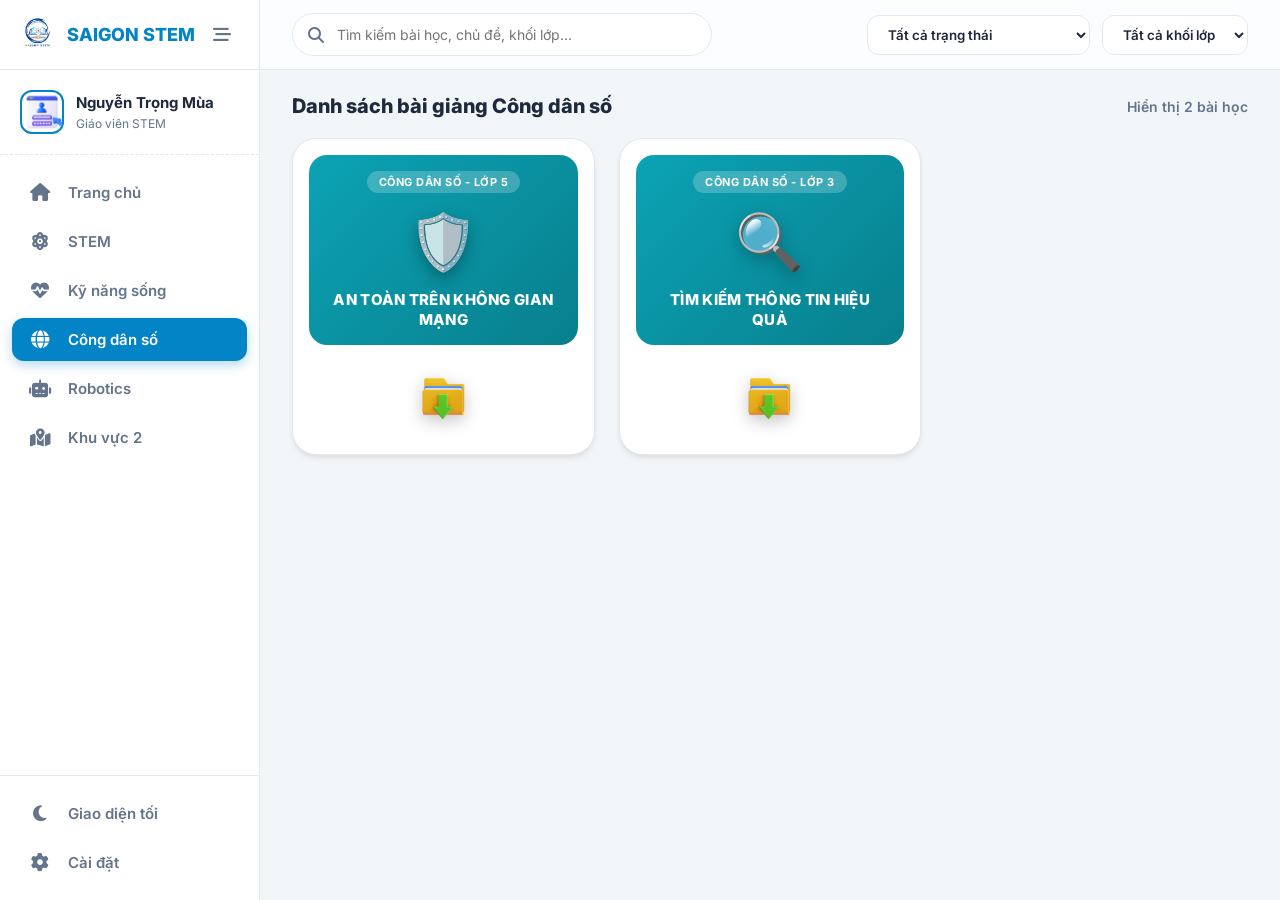
<file: Congdanso.html>
<!DOCTYPE html>
<html lang="vi">
<head>
    <meta charset="UTF-8">
    <meta name="viewport" content="width=device-width, initial-scale=1.0">
    <title>SAIGON STEM - Quản Lý Giáo Án 2.0</title>
    
    <link rel="preconnect" href="https://fonts.googleapis.com">
    <link rel="preconnect" href="https://fonts.gstatic.com" crossorigin>
    <link href="https://fonts.googleapis.com/css2?family=Inter:wght@400;500;600;700;800&display=swap" rel="stylesheet">
    <link rel="stylesheet" href="https://cdnjs.cloudflare.com/ajax/libs/font-awesome/6.4.0/css/all.min.css">
    
    <link rel="stylesheet" href="style.css">
</head>
<body>

    <aside class="sidebar" id="sidebar">
        <div class="sidebar-header">
            <div class="logo-wrapper">
                <img src="image/CTY.png" alt="Logo" class="header-logo" onerror="this.style.display='none'">
                <span class="logo-text">SAIGON STEM</span>
            </div>
            <button class="btn-toggle-sidebar" id="toggleSidebarBtn" title="Thu gọn/Mở rộng">
                <i class="fa-solid fa-bars-staggered"></i>
            </button>
        </div>

        <div class="teacher-profile">
            <img src="image/Taikhoan.png" alt="Avatar" class="teacher-avatar" onerror="this.src='https://ui-avatars.com/api/?name=Giao+Vien&background=0284C7&color=fff'">
            <div class="teacher-info">
                <h4 class="teacher-name">Nguyễn Trọng Mùa</h4>
                <span class="teacher-role">Giáo viên STEM</span>
            </div>
        </div>

        <nav class="sidebar-nav" id="sidebarNav">
            <a href="index.html" class="nav-item">
                <i class="fa-solid fa-house"></i>
                <span class="nav-label">Trang chủ</span>
            </a>
            <a href="STEM.html" class="nav-item">
                <i class="fa-solid fa-atom"></i>
                <span class="nav-label">STEM</span>
            </a>
            <a href="kynangsong.html" class="nav-item">
                <i class="fa-solid fa-heart-pulse"></i>
                <span class="nav-label">Kỹ năng sống</span>
            </a>
            <a href="congdanso.html" class="nav-item">
                <i class="fa-solid fa-globe"></i>
                <span class="nav-label">Công dân số</span>
            </a>
            <a href="robotics.html" class="nav-item">
                <i class="fa-solid fa-robot"></i>
                <span class="nav-label">Robotics</span>
            </a>
            <a href="khuvuc2.html" class="nav-item">
                <i class="fa-solid fa-map-location-dot"></i>
                <span class="nav-label">Khu vực 2</span>
            </a>
        </nav>

        <div class="sidebar-footer">
            <button class="btn-theme-toggle" id="themeToggleBtn">
                <i class="fa-solid fa-moon"></i>
                <span class="nav-label">Giao diện tối</span>
            </button>
            <a href="#" class="nav-item">
                <i class="fa-solid fa-gear"></i>
                <span class="nav-label">Cài đặt</span>
            </a>
        </div>
    </aside>

    <main class="main-container">
        
        <header class="topbar">
            <div class="search-box">
                <i class="fa-solid fa-magnifying-glass search-icon"></i>
                <input type="text" id="searchInput" class="search-input" placeholder="Tìm kiếm bài học, chủ đề, khối lớp...">
            </div>

            <div class="topbar-actions">
                <select id="statusFilter" class="custom-select">
                    <option value="all">Tất cả trạng thái</option>
                    <option value="ongoing">🟢 Đang diễn ra - Chủ đề 4</option>
                    <option value="upcoming">🟡 Chưa diễn ra - Chủ đề 5</option>
                    <option value="ended">🔴 Đã kết thúc - Chủ đề 3</option>
                </select>

                <select id="gradeFilter" class="custom-select">
                    <option value="all">Tất cả khối lớp</option>
                    <option value="1">Khối Lớp 1</option>
                    <option value="2">Khối Lớp 2</option>
                    <option value="3">Khối Lớp 3</option>
                    <option value="4">Khối Lớp 4</option>
                    <option value="5">Khối Lớp 5</option>
                </select>
            </div>
        </header>

        <section class="content-area" style="padding-top: 24px;">
            <div class="section-header">
                <h2 class="section-title" id="pageTitleText">Danh sách bài giảng</h2>
                <span class="result-count" id="resultCount">Hiển thị 0 bài học</span>
            </div>

            <div class="lessons-grid" id="lessonsGrid">
            </div>
        </section>

    </main>

    <script src="script.js"></script>
</body>
</html>
</file>
<file: style.css>
/* ==================== 1. HỆ THỐNG BIẾN MÀU ==================== */
:root {
    --bg-main: #f3f6f9;
    --bg-surface: #ffffff;
    --bg-glass: rgba(255, 255, 255, 0.75);
    --text-primary: #1e293b;
    --text-secondary: #64748b;
    --border-color: #e2e8f0;
    
    --primary: #0284c7;
    --primary-light: #e0f2fe;
    
    --shadow-sm: 0 1px 3px rgba(0,0,0,0.05);
    --shadow-md: 0 4px 6px -1px rgba(0,0,0,0.08), 0 2px 4px -1px rgba(0,0,0,0.04);
    --shadow-hover: 0 20px 30px -10px rgba(2, 132, 199, 0.2);
    --transition-smooth: all 0.3s cubic-bezier(0.4, 0, 0.2, 1);
}

[data-theme="dark"] {
    --bg-main: #0f172a;
    --bg-surface: #1e293b;
    --bg-glass: rgba(30, 41, 59, 0.8);
    --text-primary: #f8fafc;
    --text-secondary: #94a3b8;
    --border-color: #334155;
    --shadow-md: 0 4px 12px rgba(0,0,0,0.4);
    --shadow-hover: 0 20px 30px -10px rgba(0, 0, 0, 0.7);
}

/* ==================== 2. RESET ==================== */
* {
    margin: 0;
    padding: 0;
    box-sizing: border-box;
    font-family: 'Inter', sans-serif;
}

body {
    background-color: var(--bg-main);
    color: var(--text-primary);
    display: flex;
    height: 100vh;
    overflow: hidden;
    transition: background-color 0.3s ease, color 0.3s ease;
}

/* ==================== 3. SIDEBAR ==================== */
.sidebar {
    width: 260px;
    background-color: var(--bg-surface);
    border-right: 1px solid var(--border-color);
    display: flex;
    flex-direction: column;
    transition: var(--transition-smooth);
    z-index: 50;
    flex-shrink: 0;
}

.sidebar.collapsed { width: 80px; }
.sidebar.collapsed .logo-text, .sidebar.collapsed .teacher-info, .sidebar.collapsed .nav-label { display: none; }
.sidebar.collapsed .teacher-profile { justify-content: center; }

.sidebar-header {
    height: 70px;
    display: flex;
    align-items: center;
    justify-content: space-between;
    padding: 0 20px;
    border-bottom: 1px solid var(--border-color);
}

.logo-wrapper {
    display: flex;
    align-items: center;
    gap: 12px;
    font-size: 18px;
    font-weight: 800;
    color: var(--primary);
}

.header-logo {
    height: 35px;
    width: auto;
    object-fit: contain;
}

.btn-toggle-sidebar {
    background: transparent;
    border: none;
    color: var(--text-secondary);
    font-size: 18px;
    cursor: pointer;
    padding: 8px;
    border-radius: 8px;
    transition: var(--transition-smooth);
}
.btn-toggle-sidebar:hover { background-color: var(--primary-light); color: var(--primary); }

.teacher-profile {
    display: flex;
    align-items: center;
    gap: 12px;
    padding: 20px;
    border-bottom: 1px dashed var(--border-color);
}

.teacher-avatar {
    width: 44px;
    height: 44px;
    border-radius: 12px;
    object-fit: cover;
    border: 2px solid var(--primary);
}

.teacher-info { overflow: hidden; }
.teacher-name { font-size: 15px; font-weight: 700; white-space: nowrap; }
.teacher-role { font-size: 12px; color: var(--text-secondary); }

.sidebar-nav {
    flex: 1;
    padding: 16px 12px;
    display: flex;
    flex-direction: column;
    gap: 6px;
    overflow-y: auto;
}

.nav-item, .btn-theme-toggle {
    display: flex;
    align-items: center;
    gap: 16px;
    padding: 12px 16px;
    border-radius: 12px;
    color: var(--text-secondary);
    text-decoration: none;
    font-weight: 600;
    font-size: 15px;
    transition: var(--transition-smooth);
    background: transparent;
    border: none;
    width: 100%;
    cursor: pointer;
}

.nav-item i, .btn-theme-toggle i { font-size: 18px; width: 24px; text-align: center; }
.nav-item:hover, .btn-theme-toggle:hover { background-color: var(--primary-light); color: var(--primary); }
.nav-item.active {
    background-color: var(--primary);
    color: #ffffff;
    box-shadow: 0 4px 12px rgba(2, 132, 199, 0.3);
}

.sidebar-footer {
    padding: 16px 12px;
    border-top: 1px solid var(--border-color);
    display: flex;
    flex-direction: column;
    gap: 6px;
}

/* ==================== 4. MAIN CONTAINER & TOPBAR ==================== */
.main-container {
    flex: 1;
    display: flex;
    flex-direction: column;
    overflow-y: auto;
}

.topbar {
    height: 70px;
    background-color: var(--bg-glass);
    backdrop-filter: blur(10px);
    border-bottom: 1px solid var(--border-color);
    display: flex;
    align-items: center;
    justify-content: space-between;
    padding: 0 32px;
    position: sticky;
    top: 0;
    z-index: 40;
}

/* Fix lỗi rớt dòng: Gom chung 2 bộ lọc nằm ngang */
.topbar-actions {
    display: flex;
    align-items: center;
    gap: 12px;
}

.search-box {
    position: relative;
    width: 100%;
    max-width: 420px;
}

.search-icon {
    position: absolute;
    left: 16px;
    top: 50%;
    transform: translateY(-50%);
    color: var(--text-secondary);
}

.search-input {
    width: 100%;
    padding: 12px 16px 12px 44px;
    border-radius: 99px;
    border: 1px solid var(--border-color);
    background-color: var(--bg-surface);
    color: var(--text-primary);
    font-size: 14px;
    transition: var(--transition-smooth);
}
.search-input:focus { outline: none; border-color: var(--primary); box-shadow: 0 0 0 3px rgba(2, 132, 199, 0.15); }

.custom-select {
    padding: 10px 16px;
    border-radius: 12px;
    border: 1px solid var(--border-color);
    background-color: var(--bg-surface);
    color: var(--text-primary);
    font-weight: 600;
    cursor: pointer;
}

/* ==================== 5. LESSONS GRID & CARDS ==================== */
.content-area { padding: 0 32px 40px 32px; }

.section-header {
    display: flex;
    justify-content: space-between;
    align-items: center;
    margin-bottom: 20px;
}
.section-title { font-size: 20px; font-weight: 800; }
.result-count { font-size: 14px; font-weight: 600; color: var(--text-secondary); }

.lessons-grid {
    display: grid;
    grid-template-columns: repeat(auto-fill, minmax(290px, 1fr));
    gap: 24px;
}

.card-v2 {
    background-color: var(--bg-surface);
    border: 1px solid var(--border-color);
    border-radius: 24px;
    padding: 16px;
    display: flex;
    flex-direction: column;
    justify-content: space-between;
    box-shadow: var(--shadow-md);
    transition: var(--transition-smooth);
    position: relative;
    overflow: hidden;
}
.card-v2:hover { transform: translateY(-8px); box-shadow: var(--shadow-hover); border-color: var(--primary); }

.card-banner {
    background: linear-gradient(135deg, #0ba3b5, #087f8d);
    border-radius: 18px;
    height: 190px;
    padding: 16px;
    display: flex;
    flex-direction: column;
    align-items: center;
    justify-content: space-between;
    color: white;
    position: relative;
    overflow: hidden;
    transition: var(--transition-smooth);
}
.card-v2:hover .card-banner { filter: brightness(1.08); }

/* Header của banner chứa 2 badge */
.banner-top-bar {
    width: 100%;
    display: flex;
    justify-content: space-between;
    align-items: center;
}

.card-badge {
    background: rgba(255, 255, 255, 0.22);
    backdrop-filter: blur(8px);
    padding: 4px 12px;
    border-radius: 99px;
    font-size: 11px;
    font-weight: 700;
    letter-spacing: 0.5px;
    text-transform: uppercase;
}

/* Badge Trạng thái bài học (Đang diễn ra...) */
.card-badge-status {
    background: rgba(255, 255, 255, 0.95);
    padding: 4px 10px;
    border-radius: 99px;
    font-size: 11px;
    font-weight: 800;
    color: #1e293b;
    box-shadow: 0 2px 4px rgba(0,0,0,0.15);
}

.card-illu {
    font-size: 55px;
    transition: transform 0.4s cubic-bezier(0.34, 1.56, 0.64, 1);
    filter: drop-shadow(0 6px 8px rgba(0,0,0,0.3));
}
.card-v2:hover .card-illu { transform: scale(1.22) rotate(6deg); }

.card-title {
    font-size: 15px;
    font-weight: 800;
    text-align: center;
    text-transform: uppercase;
    letter-spacing: 0.3px;
    line-height: 1.3;
}

/* ==================== 6. FOOTER CARD NÚT ICON ==================== */
.card-footer {
    padding-top: 14px;
    display: flex;
    justify-content: center;
    align-items: center;
    gap: 30px;
}

.btn-action-icon {
    background: transparent !important; 
    border: none !important;
    box-shadow: none !important; 
    cursor: pointer;
    display: flex !important;
    align-items: center !important;
    justify-content: center !important;
    padding: 2px !important;
    transition: all 0.2s cubic-bezier(0.175, 0.885, 0.32, 1.275); 
}
.btn-action-icon:hover { transform: scale(1.18); }
.btn-action-icon:active { transform: scale(0.92); }

.btn-img-icon {
    width: 75px !important;  
    height: 75px !important;
    max-width: 75px !important;
    max-height: 75px !important;
    object-fit: contain !important;
    display: inline-block !important;
    flex-shrink: 0 !important;
    filter: drop-shadow(0 5px 8px rgba(0, 0, 0, 0.22)); 
}

.empty-state {
    grid-column: 1 / -1;
    text-align: center;
    padding: 60px 20px;
    color: var(--text-secondary);
}
.empty-state i { font-size: 48px; margin-bottom: 12px; opacity: 0.5; }
</file>
